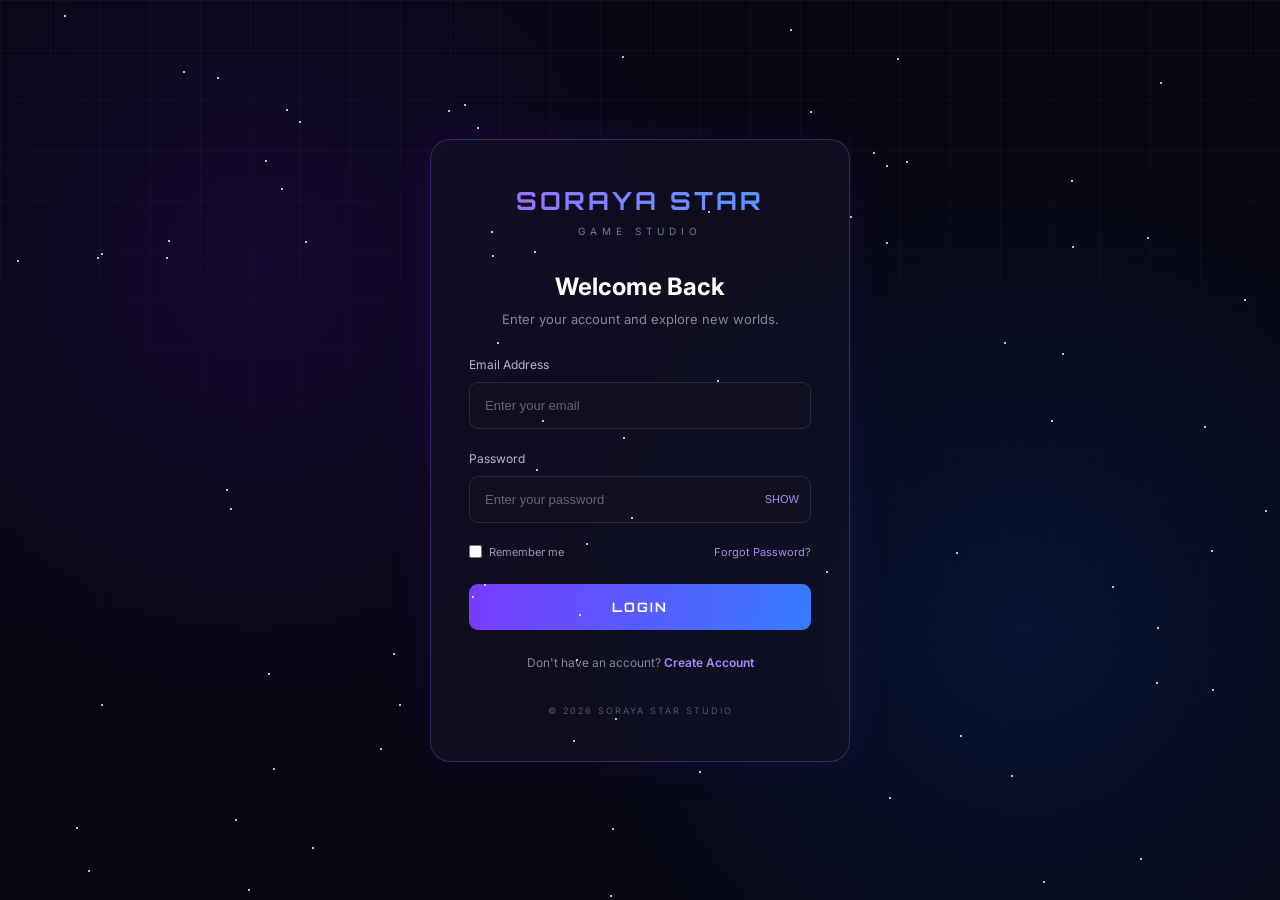
<file: login.html>
<!DOCTYPE html>
<html lang="en">
<head>
<meta charset="UTF-8">
<meta name="viewport" content="width=device-width, initial-scale=1.0">

<title>SORAYA STAR | Login</title>

<link href="https://fonts.googleapis.com/css2?family=Orbitron:wght@400;500;600;700;800&family=Inter:wght@400;500;600;700&display=swap" rel="stylesheet">

<style>

* {
    margin: 0;
    padding: 0;
    box-sizing: border-box;
}

body {
    min-height: 100vh;
    font-family: 'Inter', sans-serif;
    background: #070711;
    color: white;
    display: flex;
    justify-content: center;
    align-items: center;
    overflow: hidden;
}

/* Background */

.background {
    position: fixed;
    inset: 0;
    background:
    radial-gradient(circle at 20% 30%, #30106b55, transparent 40%),
    radial-gradient(circle at 80% 70%, #092f7655, transparent 40%),
    #070711;
    z-index: -2;
}

.grid {
    position: fixed;
    inset: 0;
    background-image:
    linear-gradient(#ffffff08 1px, transparent 1px),
    linear-gradient(90deg, #ffffff08 1px, transparent 1px);
    background-size: 50px 50px;
    mask-image: linear-gradient(to bottom, black, transparent);
    z-index: -1;
}

/* Stars */

.star {
    position: fixed;
    width: 2px;
    height: 2px;
    background: white;
    border-radius: 50%;
    animation: twinkle 3s infinite;
}

@keyframes twinkle {
    0%, 100% { opacity: .2; }
    50% { opacity: 1; }
}

/* Login Container */

.container {
    width: 420px;
    max-width: 92%;
    padding: 45px 38px;
    background: rgba(17, 17, 35, 0.78);
    border: 1px solid rgba(145, 95, 255, .3);
    border-radius: 20px;
    backdrop-filter: blur(20px);
    box-shadow:
    0 0 40px #6c2bff20,
    inset 0 0 30px #ffffff05;
    position: relative;
    animation: appear .8s ease;
}

@keyframes appear {
    from {
        opacity: 0;
        transform: translateY(30px);
    }
    to {
        opacity: 1;
        transform: translateY(0);
    }
}

/* Logo */

.logo {
    text-align: center;
    margin-bottom: 35px;
}

.logo h1 {
    font-family: 'Orbitron', sans-serif;
    font-size: 25px;
    letter-spacing: 3px;
    background: linear-gradient(90deg, #a56cff, #4d9dff);
    -webkit-background-clip : text;
    -webkit-text-fill-color: transparent;
}

.logo p {
    color: #777995;
    font-size: 10px;
    letter-spacing: 5px;
    margin-top: 9px;
}

/* Title */

.title {
    text-align: center;
    margin-bottom: 30px;
}

.title h2 {
    font-size: 24px;
    margin-bottom: 10px;
}

.title p {
    color: #85859d;
    font-size: 13px;
}

/* Inputs */

.input-group {
    margin-bottom: 22px;
}

.input-group label {
    display: block;
    font-size: 12px;
    color: #b8b6d0;
    margin-bottom: 10px;
}

.input-group input {
    width: 100%;
    padding: 15px;
    background: #101020;
    border: 1px solid #292943;
    border-radius: 9px;
    color: white;
    outline: none;
    font-size: 13px;
    transition: .3s;
}

.input-group input:focus {
    border-color: #9861ff;
    box-shadow: 0 0 15px #873cff30;
}

.input-group input::placeholder {
    color: #62627c;
}

/* Password */

.password-box {
    position: relative;
}

.password-box input {
    padding-right: 65px;
}

.toggle {
    position: absolute;
    right: 12px;
    top: 50%;
    transform: translateY(-50%);
    background: none;
    border: none;
    color: #a78bfa;
    cursor: pointer;
    font-size: 11px;
}

/* Options */

.options {
    display: flex;
    justify-content: space-between;
    align-items: center;
    font-size: 11px;
    margin: 5px 0 25px;
    color: #9999b0;
}

.options a {
    color: #a78bfa;
    text-decoration: none;
}

.remember {
    display: flex;
    align-items: center;
    gap: 7px;
}

/* Button */

.login-btn {
    width: 100%;
    padding: 15px;
    border: none;
    border-radius: 9px;
    background: linear-gradient(100deg, #783bff, #367cff);
    color: white;
    font-family: 'Orbitron', sans-serif;
    font-size: 13px;
    font-weight: 700;
    letter-spacing: 2px;
    cursor: pointer;
    transition: .3s;
}

.login-btn:hover {
    transform: translateY(-3px);
    box-shadow: 0 8px 25px #713bff70;
}

/* Register */

.register {
    text-align: center;
    margin-top: 25px;
    color: #85859d;
    font-size: 12px;
}

.register a {
    color: #a78bfa;
    text-decoration: none;
    font-weight: 600;
}

/* Footer */

.footer {
    text-align: center;
    margin-top: 35px;
    font-size: 9px;
    color: #555570;
    letter-spacing: 2px;
}

/* Responsive */

@media(max-width: 480px) {
    .container {
        padding: 35px 25px;
    }

    .logo h1 {
        font-size: 21px;
    }
}

</style>
</head>

<body>

<div class="background"></div>
<div class="grid"></div>

<div class="container">

    <div class="logo">
        <h1>SORAYA STAR</h1>
        <p>GAME STUDIO</p>
    </div>

    <div class="title">
        <h2>Welcome Back</h2>
        <p>Enter your account and explore new worlds.</p>
    </div>

    <form id="loginForm">

        <div class="input-group">
            <label>Email Address</label>
            <input
                type="email"
                id="email"
                placeholder="Enter your email"
                autocomplete="email"
                required
            >
        </div>

        <div class="input-group">
            <label>Password</label>

            <div class="password-box">
                <input
                    type="password"
                    id="password"
                    placeholder="Enter your password"
                    autocomplete="current-password"
                    required
                    minlength="8"
                >

                <button
                    type="button"
                    class="toggle"
                    id="togglePassword"
                >
                    SHOW
                </button>
            </div>
        </div>

        <div class="options">

            <label class="remember">
                <input type="checkbox">
                Remember me
            </label>

            <a href="#">Forgot Password?</a>

        </div>

        <button type="submit" class="login-btn">
            LOGIN
        </button>

    </form>

    <div class="register">
        Don't have an account?
        <a href="#">Create Account</a>
    </div>

    <div class="footer">
        © 2026 SORAYA STAR STUDIO
    </div>

</div>

<script>

// Generate stars

for (let i = 0; i < 80; i++) {

    const star = document.createElement("div");

    star.className = "star";

    star.style.left = Math.random() * 100 + "%";
    star.style.top = Math.random() * 100 + "%";

    star.style.animationDelay =
        Math.random() * 3 + "s";

    document.body.appendChild(star);
}

// Show / Hide Password

const password = document.getElementById("password");
const toggle = document.getElementById("togglePassword");

toggle.addEventListener("click", () => {

    if (password.type === "password") {

        password.type = "text";
        toggle.textContent = "HIDE";

    } else {

        password.type = "password";
        toggle.textContent = "SHOW";

    }

});

// Login Form

document.getElementById("loginForm")
.addEventListener("submit", function(e) {

    e.preventDefault();

    const email =
        document.getElementById("email").value;

    const pass =
        document.getElementById("password").value;

    if (!email || !pass) {
        alert("Please fill in all fields.");
        return;
    }

    alert("Login interface is ready! Connect your authentication backend.");

});

</script>

</body>
</html>
</file>
